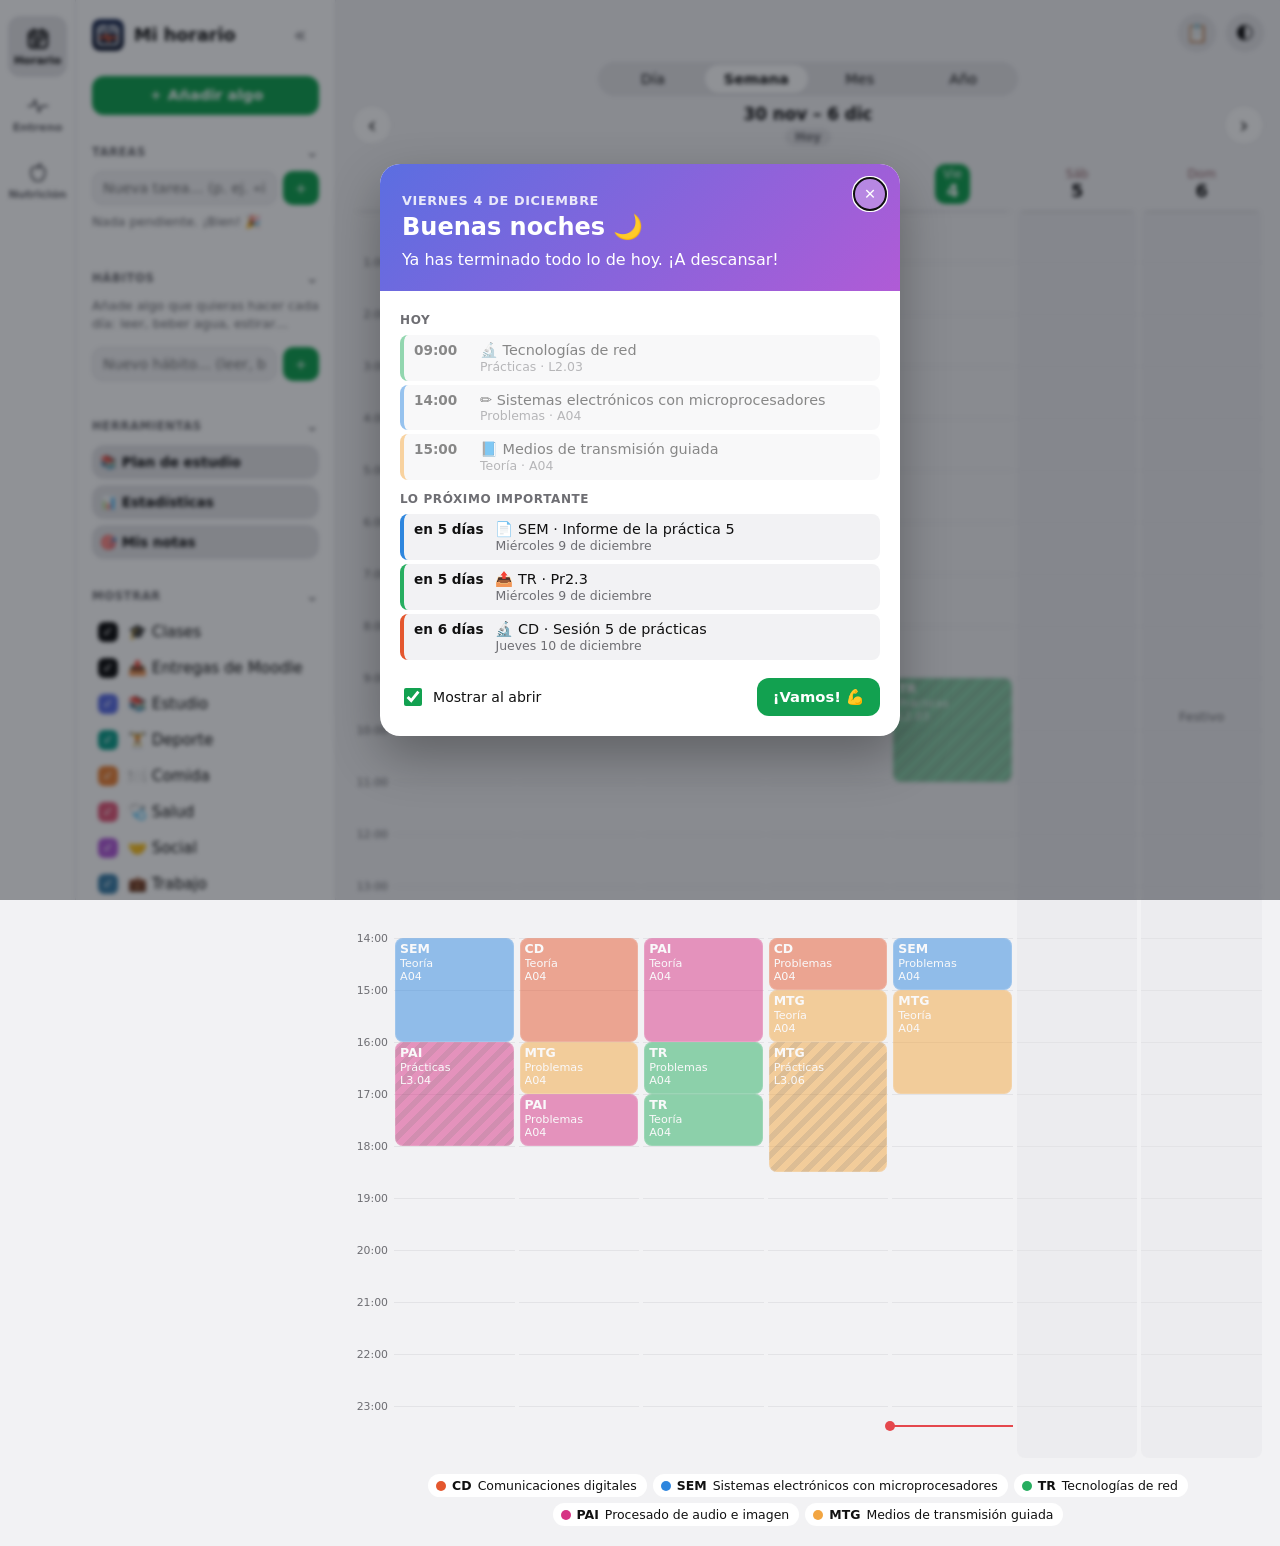
<file: index.html>
<!doctype html>
<!--
  index.html — el "esqueleto" de la página.
  HTML solo dice QUÉ hay en la pantalla (cabecera, botones, cajas vacías
  donde irá el calendario). Cómo se ve lo decide styles.css, y lo que hace
  (leer el calendario, dibujar las clases, guardar tus cosas) lo deciden
  los archivos .js.
-->
<html lang="es">
<head>
  <meta charset="utf-8">
  <meta name="viewport" content="width=device-width, initial-scale=1, viewport-fit=cover">
  <meta name="theme-color" content="#f2f2f4" media="(prefers-color-scheme: light)">
  <meta name="theme-color" content="#000000" media="(prefers-color-scheme: dark)">
  <title>Mi horario</title>
  <link rel="stylesheet" href="styles.css">
  <link rel="stylesheet" href="instalable.css">
  <!-- Esto permite "Añadir a pantalla de inicio" en el móvil, como si fuera una app -->
  <link rel="manifest" href="manifest.json">
  <link rel="icon" href="icono.svg?v=2" type="image/svg+xml">
  <link rel="apple-touch-icon" sizes="180x180" href="icono-180.png?v=2">
  <!-- Para el iPhone: que al abrirla desde el icono se vea a pantalla completa, sin barras de Safari -->
  <meta name="apple-mobile-web-app-capable" content="yes">
  <meta name="mobile-web-app-capable" content="yes">
  <meta name="apple-mobile-web-app-title" content="Horario">
  <meta name="apple-mobile-web-app-status-bar-style" content="default">
  <!-- Ponemos el tema (claro/oscuro) antes de dibujar nada, para que no "parpadee" -->
  <script>
    try {
      const t = localStorage.getItem("mi-horario:tema");
      if (t === "claro" || t === "oscuro") document.documentElement.dataset.tema = t;
    } catch {}
  </script>
</head>
<body>
  <div class="app">

    <!-- ===== Panel lateral: en el ordenador siempre visible, en el móvil se abre con ☰ ===== -->
    <aside id="panel" class="panel" aria-label="Opciones">
      <div class="panel-cabecera">
        <img src="icono.svg?v=2" alt="" width="32" height="32">
        <strong>Mi horario</strong>
        <button id="btn-cerrar-panel" class="boton-icono" aria-label="Ocultar menú" title="Ocultar menú">«</button>
      </div>

      <button id="btn-anadir-panel" class="boton-principal">＋ Añadir algo</button>

      <!-- Tareas sin hora: se escriben aquí y se marcan con un toque -->
      <details open data-apartado="tareas">
        <summary><h2>Tareas <span id="contador-tareas" class="contador"></span></h2></summary>
        <form id="form-tarea" class="anadir-rapido" autocomplete="off">
          <input name="texto" maxlength="120" placeholder="Nueva tarea… (p. ej. «informe CD viernes»)" aria-label="Nueva tarea">
          <button aria-label="Añadir tarea">＋</button>
        </form>
        <ul id="lista-tareas" class="lista-tareas"></ul>
        <details id="tareas-hechas" class="tareas-hechas" hidden>
          <summary>Hechas</summary>
          <ul class="lista-tareas"></ul>
          <button id="btn-borrar-hechas" class="enlace">Borrar las hechas</button>
        </details>
      </details>

      <!-- Hábitos: cosas que quieres hacer cada día -->
      <details open data-apartado="habitos">
        <summary><h2>Hábitos</h2></summary>
        <ul id="lista-habitos" class="lista-habitos"></ul>
        <form id="form-habito" class="anadir-rapido" autocomplete="off">
          <input name="nombre" maxlength="40" placeholder="Nuevo hábito… (leer, beber agua…)" aria-label="Nuevo hábito">
          <button aria-label="Añadir hábito">＋</button>
        </form>
      </details>

      <!-- Herramientas: cada botón abre una ventana -->
      <details open data-apartado="herramientas">
        <summary><h2>Herramientas</h2></summary>
        <div class="herramientas">
          <button id="btn-plan" class="boton-secundario">📚 Plan de estudio</button>
          <button id="btn-estadisticas" class="boton-secundario">📊 Estadísticas</button>
          <button id="btn-notas" class="boton-secundario">🎯 Mis notas</button>
        </div>
      </details>

      <details open data-apartado="mostrar">
        <summary><h2>Mostrar</h2></summary>
        <div id="filtros" class="filtros"></div>
      </details>

      <details open data-apartado="examenes">
        <summary><h2>Próximos exámenes</h2></summary>
        <ul id="lista-examenes" class="lista-examenes"></ul>
      </details>

      <details open data-apartado="entregas">
        <summary><h2>Próximas entregas</h2></summary>
        <ul id="lista-entregas" class="lista-examenes"></ul>
      </details>

      <details open data-apartado="apariencia">
        <summary><h2>Apariencia</h2></summary>
        <div class="selector-tema">
          <button data-tema-opcion="auto">🌓 Auto</button>
          <button data-tema-opcion="claro">☀️ Claro</button>
          <button data-tema-opcion="oscuro">🌙 Oscuro</button>
        </div>
      </details>

      <details open data-apartado="copia">
        <summary><h2>Copia de seguridad</h2></summary>
        <p class="nota">Tus cosas, tareas, hábitos y notas se guardan en este navegador. Exporta una copia de vez en cuando para no perderlas.</p>
        <div class="fila-botones">
          <button id="btn-exportar" class="boton-secundario">⬇ Exportar</button>
          <button id="btn-importar" class="boton-secundario">⬆ Importar</button>
        </div>
        <input id="archivo-importar" type="file" accept=".json,application/json" hidden>
      </details>
    </aside>
    <div id="velo" class="velo"></div>

    <!-- ===== Zona principal ===== -->
    <div class="principal">
      <header class="cabecera">
        <button id="btn-menu" class="boton-icono" aria-label="Abrir menú" title="Abrir menú">☰</button>
        <h1>Mi horario</h1>
        <button id="btn-resumen" class="boton-icono boton-tema" aria-label="Resumen de hoy" title="Resumen de hoy">📋</button>
        <button id="btn-tema" class="boton-icono boton-tema" aria-label="Cambiar tema">🌓</button>
      </header>

      <div class="selector-vista" role="tablist" aria-label="Vista">
        <button id="btn-dia">Día</button>
        <button id="btn-semana">Semana</button>
        <button id="btn-mes">Mes</button>
        <button id="btn-anio">Año</button>
      </div>

      <nav class="navegacion">
        <button id="btn-anterior" aria-label="Anterior">‹</button>
        <div class="titulo-fecha">
          <span id="titulo-periodo">…</span>
          <button id="btn-hoy">Hoy</button>
        </div>
        <button id="btn-siguiente" aria-label="Siguiente">›</button>
      </nav>

      <!-- Semáforo y plan de hoy en una línea (lo rellena hoy-linea.js) -->
      <a id="linea-hoy" class="linea-hoy" href="#entreno" hidden></a>

      <main id="calendario">Cargando calendario…</main>

      <footer id="leyenda" class="leyenda"></footer>
    </div>
  </div>

  <!-- Botón redondo para añadir rápido (sobre todo en el móvil) -->
  <button id="btn-anadir" class="fab" aria-label="Añadir algo">＋</button>

  <!-- La ficha que aparece al tocar una clase o una cosa tuya. <dialog> es una
       ventana emergente que ya trae el navegador: se abre con showModal() y se cierra con close(). -->
  <dialog id="ficha" class="ficha">
    <button class="cerrar" aria-label="Cerrar">✕</button>
    <div class="ficha-contenido"></div>
  </dialog>

  <!-- El formulario para añadir o editar tus cosas -->
  <dialog id="formulario" class="ficha formulario">
    <form id="form-personal" method="dialog">
      <header class="form-cabecera">
        <h2 id="form-titulo">Añadir algo</h2>
        <button type="button" class="cerrar" aria-label="Cerrar">✕</button>
      </header>

      <div class="form-cuerpo">
        <label class="campo">
          <span>¿Qué es?</span>
          <input name="titulo" required maxlength="60" placeholder="Ej.: Estudiar señales, gimnasio, comida con Ana…">
        </label>

        <!-- El tipo se elige solo a partir del título; "Cambiar" deja elegirlo a mano -->
        <fieldset class="campo">
          <legend>Tipo</legend>
          <div class="tipo-detectado">
            <span id="tipo-vista" class="tipo-vista"></span>
            <button type="button" id="btn-cambiar-tipo" class="enlace">Cambiar</button>
          </div>
          <div id="form-categorias" class="selector-categorias" hidden></div>
        </fieldset>

        <div class="campo-fila fila-cuando">
          <label class="campo campo-dia"><span>Día</span><input name="fecha" type="date" required></label>
          <label class="campo"><span>Empieza</span><input name="inicio" type="time" required step="300"></label>
          <label class="campo"><span>Termina</span><input name="fin" type="time" required step="300"></label>
        </div>

        <div class="campo-fila">
          <label class="campo">
            <span>Repetir</span>
            <select name="repetir">
              <option value="no">No se repite</option>
              <option value="diario">Todos los días</option>
              <option value="laborables">De lunes a viernes</option>
              <option value="semanal">Cada semana</option>
            </select>
          </label>
          <label class="campo" id="campo-hasta"><span>Hasta el día</span><input name="hasta" type="date"></label>
        </div>

        <label class="campo"><span>Lugar <small>(opcional)</small></span><input name="lugar" maxlength="60" placeholder="Biblioteca, gimnasio…"></label>
        <label class="campo"><span>Notas <small>(opcional)</small></span><textarea name="notas" rows="2" maxlength="500" placeholder="Temas que repasar, qué llevar…"></textarea></label>

        <p id="form-error" class="form-error" role="alert"></p>
      </div>

      <footer class="form-pie">
        <button type="button" id="btn-borrar" class="boton-peligro">Borrar</button>
        <span class="hueco"></span>
        <button type="button" id="btn-cancelar" class="boton-secundario">Cancelar</button>
        <button type="submit" class="boton-principal">Guardar</button>
      </footer>
    </form>
  </dialog>

  <!-- Una ventana "comodín" que se rellena desde JavaScript: resumen del día,
       plan de estudio, estadísticas, editar tareas y hábitos... -->
  <dialog id="hoja" class="ficha hoja">
    <button class="cerrar" aria-label="Cerrar">✕</button>
    <div class="hoja-contenido"></div>
  </dialog>

  <!-- El orden importa: primero tus datos, luego las herramientas y al final el programa -->
  <script src="config.js"></script>
  <script src="personal.js"></script>
  <script src="moodle.js"></script>
  <script src="app.js"></script>
  <!-- Lo nuevo va después de app.js porque usa sus funciones (dibujar, estado...) -->
  <script src="tareas.js"></script>
  <script src="resumen.js"></script>
  <script src="estudio.js"></script>
  <script src="estadisticas.js"></script>
  <!-- Lo que la convierte en app: funcionar sin internet y actualizarse sola -->
  <script src="instalable.js"></script>
  <!-- Sincronizar tus cosas entre dispositivos (Supabase) -->
  <script src="sincronizar.js"></script>
  <!-- Notificaciones en el móvil (necesita sincronizar.js) -->
  <script src="avisos.js"></script>
  <!-- Las pestañas (Horario, Entreno...). Cada sección nueva vive en su carpeta -->
  <script src="secciones.js"></script>
  <script type="module" src="hoy-linea.js"></script>
</body>
</html>
</file>
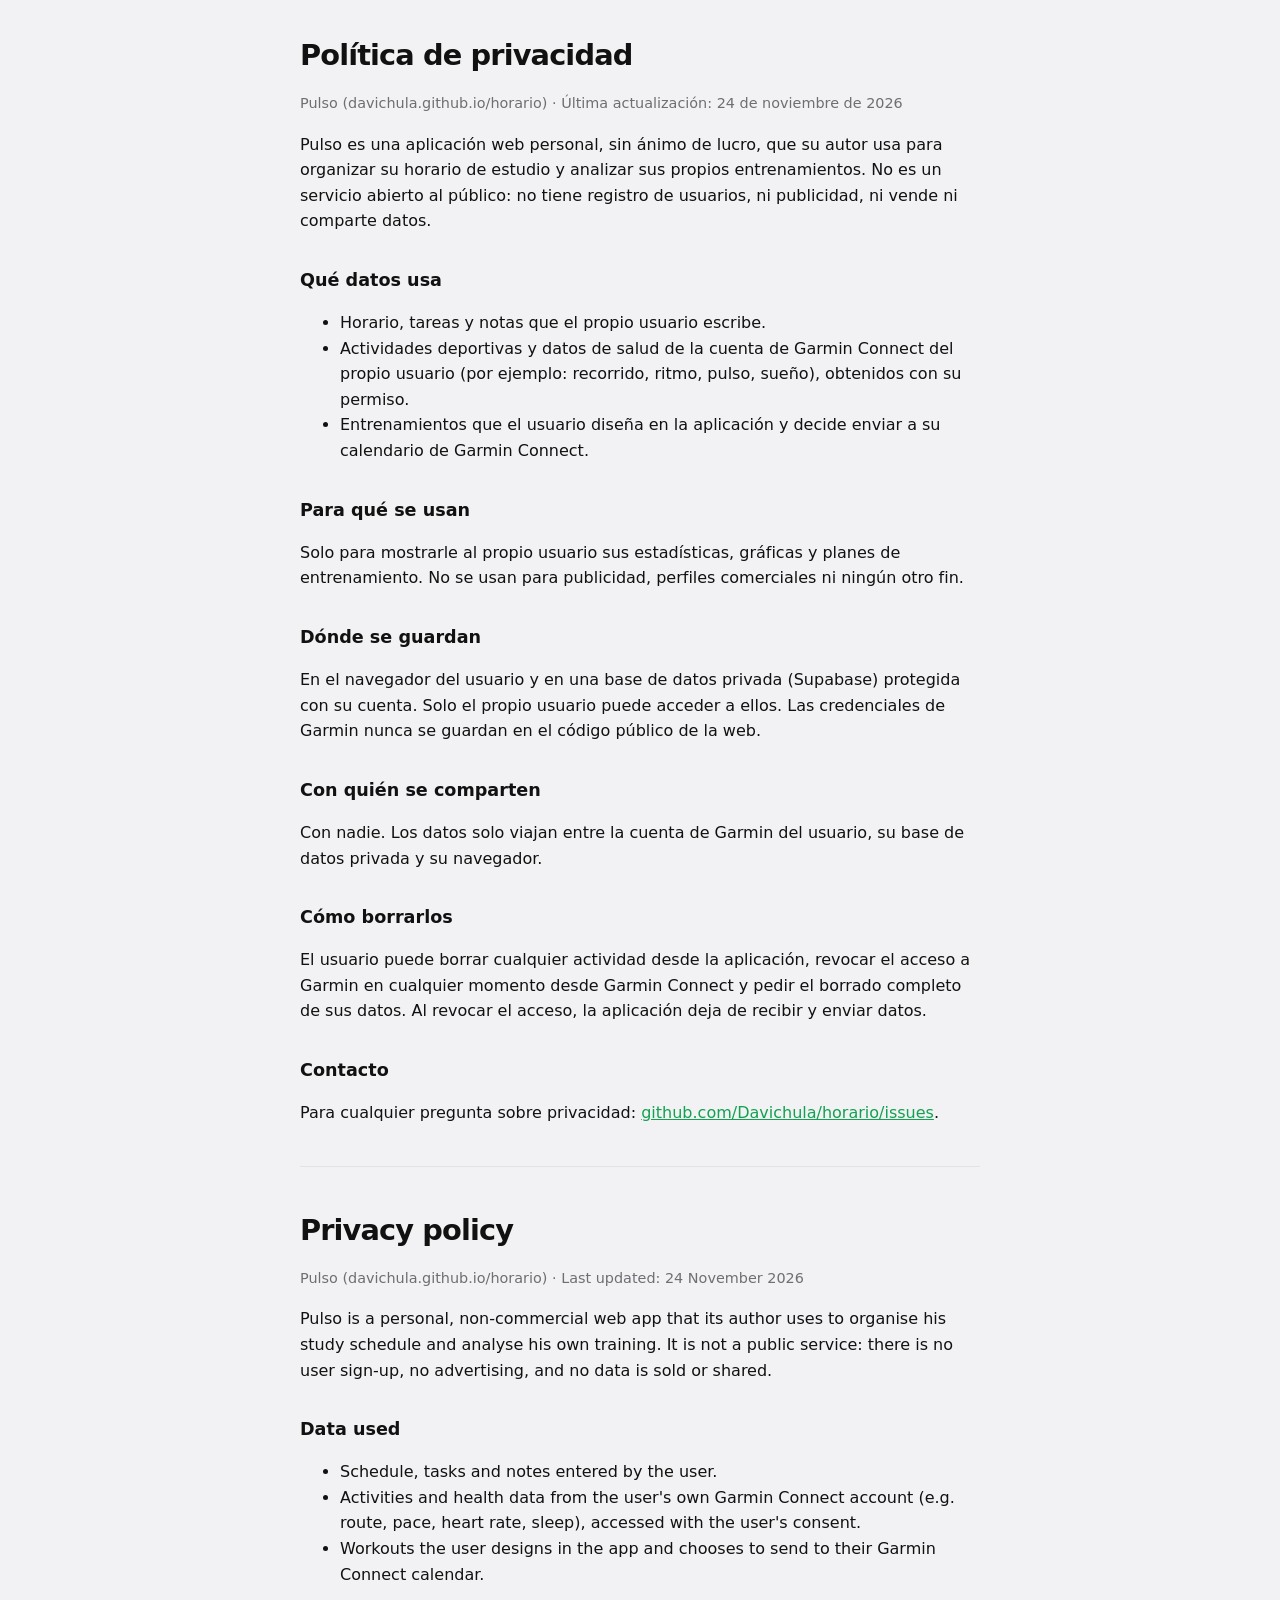
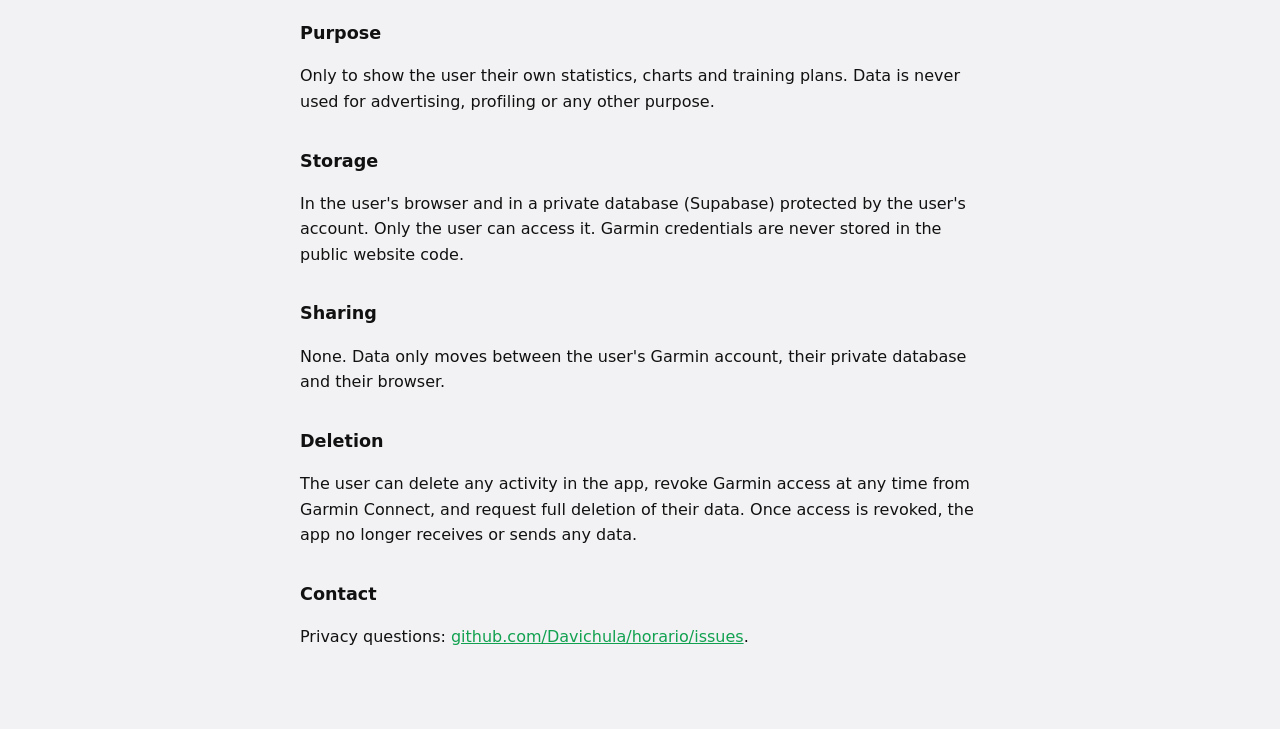
<file: privacidad.html>
<!doctype html>
<html lang="es">
<head>
  <meta charset="utf-8">
  <meta name="viewport" content="width=device-width, initial-scale=1">
  <title>Privacidad · Pulso</title>
  <link rel="icon" href="icono.svg?v=2" type="image/svg+xml">
  <!-- Página de política de privacidad. Garmin la pide para dar acceso a su
       Training API (enviar entrenamientos al reloj). Va en español e inglés. -->
  <style>
    :root { --fondo: #000; --texto: #f5f5f5; --suave: #8e8e93; --linea: #2a2a2c; --acento: #2fd27a; color-scheme: dark; }
    @media (prefers-color-scheme: light) { :root { --fondo: #f2f2f4; --texto: #111; --suave: #6e6e73; --linea: #e3e3e6; --acento: #12a150; color-scheme: light; } }
    body { margin: 0; background: var(--fondo); color: var(--texto); font: 16px/1.6 system-ui, -apple-system, "Segoe UI", Roboto, sans-serif; }
    main { max-width: 680px; margin: 0 auto; padding: 32px 16px 64px; }
    h1 { font-size: 1.8rem; letter-spacing: -0.03em; margin: 0 0 4px; }
    h2 { font-size: 1.1rem; margin: 32px 0 8px; }
    p, li { color: var(--texto); }
    .suave { color: var(--suave); font-size: 0.9rem; }
    hr { border: 0; border-top: 1px solid var(--linea); margin: 40px 0; }
    a { color: var(--acento); }
  </style>
</head>
<body>
<main>
  <h1>Política de privacidad</h1>
  <p class="suave">Pulso (davichula.github.io/horario) · Última actualización: 24 de noviembre de 2026</p>

  <p>Pulso es una aplicación web personal, sin ánimo de lucro, que su autor usa para organizar su horario de estudio y analizar sus propios entrenamientos. No es un servicio abierto al público: no tiene registro de usuarios, ni publicidad, ni vende ni comparte datos.</p>

  <h2>Qué datos usa</h2>
  <ul>
    <li>Horario, tareas y notas que el propio usuario escribe.</li>
    <li>Actividades deportivas y datos de salud de la cuenta de Garmin Connect del propio usuario (por ejemplo: recorrido, ritmo, pulso, sueño), obtenidos con su permiso.</li>
    <li>Entrenamientos que el usuario diseña en la aplicación y decide enviar a su calendario de Garmin Connect.</li>
  </ul>

  <h2>Para qué se usan</h2>
  <p>Solo para mostrarle al propio usuario sus estadísticas, gráficas y planes de entrenamiento. No se usan para publicidad, perfiles comerciales ni ningún otro fin.</p>

  <h2>Dónde se guardan</h2>
  <p>En el navegador del usuario y en una base de datos privada (Supabase) protegida con su cuenta. Solo el propio usuario puede acceder a ellos. Las credenciales de Garmin nunca se guardan en el código público de la web.</p>

  <h2>Con quién se comparten</h2>
  <p>Con nadie. Los datos solo viajan entre la cuenta de Garmin del usuario, su base de datos privada y su navegador.</p>

  <h2>Cómo borrarlos</h2>
  <p>El usuario puede borrar cualquier actividad desde la aplicación, revocar el acceso a Garmin en cualquier momento desde Garmin Connect y pedir el borrado completo de sus datos. Al revocar el acceso, la aplicación deja de recibir y enviar datos.</p>

  <h2>Contacto</h2>
  <p>Para cualquier pregunta sobre privacidad: <a href="https://github.com/Davichula/horario/issues">github.com/Davichula/horario/issues</a>.</p>

  <hr>

  <h1>Privacy policy</h1>
  <p class="suave">Pulso (davichula.github.io/horario) · Last updated: 24 November 2026</p>

  <p>Pulso is a personal, non-commercial web app that its author uses to organise his study schedule and analyse his own training. It is not a public service: there is no user sign-up, no advertising, and no data is sold or shared.</p>

  <h2>Data used</h2>
  <ul>
    <li>Schedule, tasks and notes entered by the user.</li>
    <li>Activities and health data from the user's own Garmin Connect account (e.g. route, pace, heart rate, sleep), accessed with the user's consent.</li>
    <li>Workouts the user designs in the app and chooses to send to their Garmin Connect calendar.</li>
  </ul>

  <h2>Purpose</h2>
  <p>Only to show the user their own statistics, charts and training plans. Data is never used for advertising, profiling or any other purpose.</p>

  <h2>Storage</h2>
  <p>In the user's browser and in a private database (Supabase) protected by the user's account. Only the user can access it. Garmin credentials are never stored in the public website code.</p>

  <h2>Sharing</h2>
  <p>None. Data only moves between the user's Garmin account, their private database and their browser.</p>

  <h2>Deletion</h2>
  <p>The user can delete any activity in the app, revoke Garmin access at any time from Garmin Connect, and request full deletion of their data. Once access is revoked, the app no longer receives or sends any data.</p>

  <h2>Contact</h2>
  <p>Privacy questions: <a href="https://github.com/Davichula/horario/issues">github.com/Davichula/horario/issues</a>.</p>
</main>
</body>
</html>
</file>
<file: styles.css>
/* =====================================================================
   styles.css — cómo se ve todo (colores, tamaños, posiciones)
   Cada bloque dice: "a los elementos que se llamen así, ponles esto".
   Las variables (--fondo, --texto...) son como constantes: si cambias
   una aquí arriba, cambia en toda la página.
   ===================================================================== */

:root {
  /* Modo claro: grises neutros y un solo color de acento (verde) */
  --fondo: #f2f2f4;
  --tarjeta: #ffffff;
  --elevado: #f2f2f4;      /* cajitas dentro de una tarjeta */
  --texto: #111111;
  --suave: #6e6e73;
  --linea: #e3e3e6;
  --acento: #12a150;       /* el verde: botones, pestaña activa, lo importante */
  --sobre-acento: #ffffff; /* texto encima del verde */
  --hoy: #e8f6ee;
  --ahora: #e5484d;
  --sombra: 0 1px 2px rgb(0 0 0 / 0.05);
  --sem-ambar: #d99a00;    /* semáforo de recuperación (entreno/hoy.js) */
  --sem-rojo: #e5484d;
}

/* Colores del modo oscuro: NEGRO de verdad (como Strava), tarjetas gris
   muy oscuro y el verde como único color de acento.
   Se usan en dos casos:
   1) el tema está en "auto" y el móvil está en modo oscuro
   2) has elegido "oscuro" a mano (data-tema="oscuro") */
@media (prefers-color-scheme: dark) {
  :root:not([data-tema="claro"]) {
    --fondo: #000000;
    --tarjeta: #141414;
    --elevado: #1f1f1f;
    --texto: #f5f5f5;
    --suave: #8e8e93;
    --linea: #2a2a2c;
    --acento: #2fd27a;
    --sobre-acento: #03140a;
    --hoy: #0f2a1b;
    --sombra: none;
    --sem-ambar: #f5b942;
    --sem-rojo: #ff5a5f;
    color-scheme: dark;
  }
}
:root[data-tema="oscuro"] {
  --fondo: #000000;
  --tarjeta: #141414;
  --elevado: #1f1f1f;
  --texto: #f5f5f5;
  --suave: #8e8e93;
  --linea: #2a2a2c;
  --acento: #2fd27a;
  --sobre-acento: #03140a;
  --hoy: #0f2a1b;
  --sombra: none;
  --sem-ambar: #f5b942;
  --sem-rojo: #ff5a5f;
  color-scheme: dark;
}

* { box-sizing: border-box; }

body {
  margin: 0;
  font-family: system-ui, -apple-system, "Segoe UI", Roboto, sans-serif;
  background: var(--fondo);
  color: var(--texto);
  min-height: 100vh;
  display: flex;
  flex-direction: column;
  -webkit-tap-highlight-color: transparent;
}

button { font: inherit; color: inherit; cursor: pointer; }

/* ---------- Cabecera ---------- */
.cabecera {
  display: flex;
  align-items: center;
  justify-content: space-between;
  padding: max(14px, env(safe-area-inset-top)) 16px 6px;
}
.cabecera h1 { font-size: 1.35rem; margin: 0; letter-spacing: -0.02em; flex: 1; }
.cabecera { gap: 10px; }

.selector-vista {
  display: flex;
  background: var(--linea);
  border-radius: 999px;
  padding: 3px;
}
.selector-vista button {
  border: 0;
  background: transparent;
  padding: 6px 14px;
  border-radius: 999px;
  font-size: 0.9rem;
  transition: background 0.15s;
}
.selector-vista button.activo { background: var(--tarjeta); font-weight: 600; box-shadow: var(--sombra); }

/* ---------- Navegación entre semanas/días ---------- */
.navegacion {
  display: flex;
  align-items: center;
  justify-content: space-between;
  padding: 6px 16px 12px;
}
.navegacion > button {
  width: 40px; height: 40px;
  border-radius: 50%;
  border: 1px solid var(--linea);
  background: var(--tarjeta);
  font-size: 1.4rem;
  line-height: 1;
}
.titulo-fecha { display: flex; flex-direction: column; align-items: center; gap: 4px; }
#titulo-periodo { font-weight: 650; font-size: 1.05rem; }
#btn-hoy {
  border: 0;
  background: var(--linea);
  color: var(--suave);
  font-size: 0.75rem;
  font-weight: 600;
  padding: 2px 10px;
  border-radius: 999px;
}

main { flex: 1; padding: 0 16px 16px; }

/* ---------- Vista de día ---------- */
.vista-dia { display: flex; flex-direction: column; gap: 10px; max-width: 640px; width: 100%; margin: 0 auto; }

.resumen-dia { margin: 0 0 2px; text-align: center; color: var(--suave); font-size: 0.85rem; }

.tarjeta {
  display: flex;
  align-items: center;
  gap: 14px;
  text-align: left;
  width: 100%;
  background: var(--tarjeta);
  border: 0;
  border-radius: 16px;
  padding: 14px 12px 14px 16px;
  box-shadow: var(--sombra);
  position: relative;
  overflow: hidden;
  transition: transform 0.1s;
}
/* La franja de color a la izquierda */
.tarjeta::before {
  content: "";
  position: absolute;
  left: 0; top: 0; bottom: 0;
  width: 6px;
  background: var(--color);
}
.tarjeta:active { transform: scale(0.98); }
.tarjeta.pasada { opacity: 0.55; }

.tarjeta-hora { font-weight: 700; font-size: 1.05rem; min-width: 52px; display: flex; flex-direction: column; font-variant-numeric: tabular-nums; }
.tarjeta-hora small { color: var(--suave); font-weight: 500; font-size: 0.85rem; }
.tarjeta-info { flex: 1; min-width: 0; }
.tarjeta-info h3 { margin: 3px 0 3px; font-size: 1rem; line-height: 1.25; }
.tarjeta-info p { margin: 0; color: var(--suave); font-size: 0.85rem; }
.punto { margin: 0 2px; }
.flecha { color: var(--suave); font-size: 1.5rem; }

.fila-etiquetas { display: flex; align-items: center; gap: 8px; }
.etiqueta {
  font-size: 0.7rem;
  font-weight: 700;
  text-transform: uppercase;
  letter-spacing: 0.05em;
  color: var(--color);
}
.marca {
  font-size: 0.68rem;
  font-weight: 700;
  padding: 1px 8px;
  border-radius: 999px;
  background: var(--linea);
  color: var(--texto);
}
.marca.ahora { background: var(--ahora); color: #fff; }

.tarjeta.examen { background: color-mix(in srgb, var(--color) 12%, var(--tarjeta)); }

.vacio { text-align: center; color: var(--suave); padding: 48px 0; display: flex; flex-direction: column; gap: 8px; }
.vacio span { font-size: 2rem; }
.aviso-festivo { text-align: center; background: var(--hoy); border-radius: 12px; padding: 12px; font-weight: 600; }

/* ---------- Vista de semana ---------- */
.vista-semana {
  display: grid;
  grid-template-columns: 40px repeat(7, minmax(0, 1fr));
  gap: 4px;
  max-width: 1100px;
  width: 100%;
  margin: 0 auto;
}
.vista-semana .cuerpo { position: relative; height: var(--alto-dia, 1248px); }

.cab-dia {
  height: 52px;
  display: flex;
  flex-direction: column;
  align-items: center;
  justify-content: center;
  border: 0;
  background: transparent;
  border-radius: 12px;
  font-size: 0.75rem;
  color: var(--suave);
}
.cab-dia strong { font-size: 1.1rem; color: var(--texto); }
.col-dia.hoy .cab-dia { background: var(--acento); }
.col-dia.hoy .cab-dia, .col-dia.hoy .cab-dia strong { color: var(--sobre-acento); }
.col-dia.festivo .cuerpo { background: repeating-linear-gradient(45deg, transparent 0 8px, var(--linea) 8px 9px); border-radius: 8px; }
.festivo-texto { position: absolute; top: 40%; width: 100%; text-align: center; color: var(--suave); font-size: 0.8rem; }

.marca-hora { position: absolute; right: 4px; transform: translateY(-50%); font-size: 0.68rem; color: var(--suave); font-variant-numeric: tabular-nums; }
.linea-hora { position: absolute; left: 0; right: 0; border-top: 1px solid var(--linea); }

.linea-ahora { position: absolute; left: -3px; right: 0; border-top: 2px solid var(--ahora); z-index: 2; pointer-events: none; }
.linea-ahora::before { content: ""; position: absolute; left: -4px; top: -6px; width: 10px; height: 10px; border-radius: 50%; background: var(--ahora); }

.bloque {
  position: absolute;
  /* left y width los pone app.js, para poder poner dos cosas lado a lado */
  background: var(--color);
  color: #fff;
  border: 0;
  border-radius: 8px;
  padding: 4px 5px;
  font-size: 0.7rem;
  line-height: 1.2;
  overflow: hidden;
  display: flex;
  flex-direction: column;
  align-items: flex-start;
  text-align: left;
  box-shadow: inset 0 0 0 1px rgb(255 255 255 / 0.15);
  transition: filter 0.15s, transform 0.1s;
}
.bloque:hover { filter: brightness(1.08); }
.bloque:active { transform: scale(0.97); }
.bloque strong { font-size: 0.78rem; }
.bloque.pasada { opacity: 0.5; }
/* Prácticas: rayas. Examen: borde grueso. Así se distinguen sin leer. */
.bloque.practicas { background: repeating-linear-gradient(135deg, var(--color) 0 6px, color-mix(in srgb, var(--color) 82%, #000) 6px 12px); }
.bloque.examen { box-shadow: inset 0 0 0 3px var(--texto); }

/* En pantallas pequeñas escondemos el texto secundario de los bloques */
@media (max-width: 520px) {
  .bloque .aula { display: none; }
  .bloque { font-size: 0.6rem; padding: 3px; }
}

/* ---------- Leyenda ---------- */
.leyenda { display: flex; flex-wrap: wrap; gap: 6px; padding: 0 16px max(20px, env(safe-area-inset-bottom)); justify-content: center; }
.chip {
  font-size: 0.78rem;
  background: var(--tarjeta);
  border-radius: 999px;
  padding: 4px 10px 4px 8px;
  display: inline-flex;
  align-items: center;
  gap: 6px;
}
.chip::before { content: ""; width: 10px; height: 10px; border-radius: 50%; background: var(--color); }
.chip b { color: var(--texto); }

/* ---------- Ficha de detalle ---------- */
.ficha {
  border: 0;
  padding: 0;
  width: min(440px, 100%);
  max-height: 88vh;
  border-radius: 20px;
  background: var(--tarjeta);
  color: var(--texto);
  box-shadow: 0 20px 50px rgb(0 0 0 / 0.3);
  overflow: auto;
}
.ficha::backdrop { background: rgb(10 14 24 / 0.45); backdrop-filter: blur(2px); }
.ficha[open] { animation: aparecer 0.18s ease-out; }
@keyframes aparecer { from { opacity: 0; transform: translateY(16px); } }

/* En el móvil la ficha sube desde abajo, como en las apps */
@media (max-width: 520px) {
  .ficha { margin: auto 0 0; width: 100%; max-width: 100%; border-radius: 20px 20px 0 0; padding-bottom: env(safe-area-inset-bottom); }
}

.ficha-cabecera {
  background: var(--color);
  color: #fff;
  padding: 22px 20px 18px;
}
.ficha-cabecera h2 { margin: 6px 0 4px; font-size: 1.3rem; line-height: 1.2; padding-right: 30px; }
.ficha-cabecera p { margin: 0; opacity: 0.85; font-size: 0.85rem; }
.etiqueta-ficha {
  display: inline-block;
  font-size: 0.72rem;
  font-weight: 700;
  text-transform: uppercase;
  letter-spacing: 0.05em;
  background: rgb(255 255 255 / 0.22);
  padding: 3px 10px;
  border-radius: 999px;
}
.cerrar {
  position: absolute;
  top: 14px; right: 14px;
  width: 32px; height: 32px;
  border-radius: 50%;
  border: 0;
  background: rgb(255 255 255 / 0.25);
  color: #fff;
  font-size: 0.9rem;
}

.ficha-cuerpo { padding: 8px 20px 20px; }
.fila { display: flex; gap: 14px; padding: 12px 0; border-bottom: 1px solid var(--linea); }
.fila:last-child { border-bottom: 0; }
.fila .icono { font-size: 1.2rem; width: 26px; text-align: center; }
.fila small { color: var(--suave); font-size: 0.75rem; text-transform: uppercase; letter-spacing: 0.04em; font-weight: 600; }
.fila p { margin: 2px 0 0; font-weight: 600; }
.fila p.sub { font-weight: 400; color: var(--suave); font-size: 0.88rem; }

/* =====================================================================
   COSAS PERSONALES, PANEL LATERAL Y FORMULARIO
   ===================================================================== */

/* ---------- Estructura: panel a la izquierda + zona principal ---------- */
.app { display: flex; flex: 1; min-height: 100vh; }
.principal { flex: 1; min-width: 0; display: flex; flex-direction: column; }

.panel {
  width: 260px;
  flex-shrink: 0;
  background: var(--tarjeta);
  border-right: 1px solid var(--linea);
  padding: max(16px, env(safe-area-inset-top)) 16px 24px;
  display: flex;
  flex-direction: column;
  gap: 22px;
  position: sticky;
  top: 0;
  height: 100vh;
  overflow-y: auto;
}
.panel-cabecera { display: flex; align-items: center; gap: 10px; font-size: 1.1rem; }
.panel-cabecera img { border-radius: 8px; }
.panel-cabecera strong { flex: 1; }
.panel h2 { font-size: 0.72rem; text-transform: uppercase; letter-spacing: 0.06em; color: var(--suave); margin: 0 0 8px; }
.nota { color: var(--suave); font-size: 0.8rem; margin: 0 0 10px; line-height: 1.4; }

/* En el ordenador el título y ☰ de arriba sobran, porque el panel ya está a la vista */
.solo-movil { display: none; }
@media (min-width: 900px) {
  .cabecera h1 { visibility: hidden; }
}

/* En móvil y tablet el panel se esconde a la izquierda y sale al pulsar ☰ */
@media (max-width: 899px) {
  .solo-movil { display: inline-flex; }
  .panel {
    position: fixed;
    left: 0; top: 0; bottom: 0;
    z-index: 30;
    width: min(300px, 85vw);
    transform: translateX(-105%);
    transition: transform 0.22s ease;
    box-shadow: 0 0 40px rgb(0 0 0 / 0.25);
  }
  .panel-abierto .panel { transform: none; }
  .velo { position: fixed; inset: 0; background: rgb(10 14 24 / 0.4); z-index: 25; opacity: 0; pointer-events: none; transition: opacity 0.2s; }
  .panel-abierto .velo { opacity: 1; pointer-events: auto; }
}

.boton-icono {
  width: 38px; height: 38px;
  border: 0;
  border-radius: 10px;
  background: transparent;
  font-size: 1.2rem;
  align-items: center;
  justify-content: center;
}

/* ---------- Botones ---------- */
.boton-principal, .boton-secundario, .boton-peligro {
  border: 0;
  border-radius: 12px;
  padding: 10px 16px;
  font-weight: 600;
  font-size: 0.92rem;
}
.boton-principal { background: var(--acento); color: var(--sobre-acento); }
.boton-secundario { background: var(--linea); }
.boton-peligro { background: transparent; color: var(--ahora); padding-left: 4px; }
.boton-peligro.confirmar { background: var(--ahora); color: #fff; padding-left: 16px; }
.fila-botones { display: flex; gap: 8px; }
.fila-botones button { flex: 1; }

/* Botón redondo flotante "+" */
.fab {
  position: fixed;
  right: 20px;
  bottom: max(20px, env(safe-area-inset-bottom));
  width: 58px; height: 58px;
  border-radius: 50%;
  border: 0;
  background: var(--acento);
  color: var(--sobre-acento);
  font-size: 1.8rem;
  box-shadow: 0 6px 20px rgb(0 0 0 / 0.25);
  z-index: 20;
  transition: transform 0.1s;
}
.fab:active { transform: scale(0.94); }
@media (min-width: 900px) { .fab { display: none; } }

/* ---------- Filtros del panel ---------- */
.filtros { display: flex; flex-direction: column; gap: 2px; }
.filtro { display: flex; align-items: center; gap: 10px; padding: 7px 6px; border-radius: 10px; cursor: pointer; font-size: 0.95rem; }
.filtro:hover { background: var(--fondo); }
.filtro input { position: absolute; opacity: 0; pointer-events: none; }
.casilla {
  width: 20px; height: 20px;
  border-radius: 6px;
  border: 2px solid var(--color);
  display: grid;
  place-items: center;
  flex-shrink: 0;
}
.filtro input:checked + .casilla { background: var(--color); }
.filtro input:checked + .casilla::after { content: "✓"; color: var(--tarjeta); font-size: 0.8rem; font-weight: 800; }
.filtro input:focus-visible + .casilla { outline: 2px solid var(--color); outline-offset: 2px; }

/* ---------- Próximos exámenes ---------- */
.lista-examenes { list-style: none; margin: 0; padding: 0; display: flex; flex-direction: column; gap: 6px; }
.lista-examenes button {
  width: 100%;
  display: flex;
  justify-content: space-between;
  align-items: center;
  gap: 8px;
  border: 0;
  border-left: 4px solid var(--color);
  background: var(--fondo);
  border-radius: 8px;
  padding: 8px 10px;
  font-size: 0.85rem;
  text-align: left;
}
.lista-examenes span { color: var(--suave); font-size: 0.78rem; }

/* ---------- Cosas personales en el calendario ---------- */
/* Para distinguirlas de las clases: fondo claro con borde de color */
.tarjeta.personal { background: color-mix(in srgb, var(--color) 8%, var(--tarjeta)); }
.bloque.personal {
  background: color-mix(in srgb, var(--color) 18%, var(--tarjeta));
  color: var(--texto);
  box-shadow: inset 3px 0 0 var(--color);
}
.bloque.personal strong { color: color-mix(in srgb, var(--color) 70%, var(--texto)); }
.bloque strong, .bloque span { white-space: nowrap; overflow: hidden; text-overflow: ellipsis; max-width: 100%; }

.vista-semana .cuerpo[data-dia] { cursor: copy; }

.anadir-dia {
  border: 2px dashed var(--linea);
  background: transparent;
  color: var(--suave);
  border-radius: 16px;
  padding: 14px;
  font-weight: 600;
  margin-bottom: 70px; /* para que el botón flotante no lo tape */
}
.anadir-dia:hover { border-color: var(--suave); }

/* ---------- Ficha de algo tuyo ---------- */
.ficha-pie { display: flex; gap: 8px; justify-content: flex-end; padding: 0 20px 20px; }
.notas { white-space: pre-wrap; font-weight: 400 !important; }

/* ---------- Formulario ---------- */
.formulario form { display: flex; flex-direction: column; }
.form-cabecera { display: flex; align-items: center; padding: 18px 20px 6px; }
.form-cabecera h2 { margin: 0; font-size: 1.2rem; flex: 1; }
.form-cabecera .cerrar { position: static; background: var(--linea); color: var(--texto); }
.form-cuerpo { padding: 8px 20px; display: flex; flex-direction: column; gap: 14px; }

.campo { display: flex; flex-direction: column; gap: 5px; border: 0; margin: 0; padding: 0; min-width: 0; flex: 1; }
.campo > span, .campo legend { font-size: 0.78rem; font-weight: 600; color: var(--suave); padding: 0; }
.campo small { font-weight: 400; }
.campo[hidden] { display: none; }
.campo-fila { display: flex; gap: 10px; }
.campo input, .campo select, .campo textarea {
  font: inherit;
  color: var(--texto);
  background: var(--fondo);
  border: 1.5px solid var(--linea);
  border-radius: 10px;
  padding: 9px 10px;
  width: 100%;
  min-width: 0;
}
.campo input:focus, .campo select:focus, .campo textarea:focus { outline: none; border-color: var(--acento); }
.campo textarea { resize: vertical; }

.selector-categorias { display: flex; flex-wrap: wrap; gap: 6px; margin-top: 5px; }
.opcion-categoria input { position: absolute; opacity: 0; }
.opcion-categoria span {
  display: inline-block;
  padding: 6px 12px;
  border-radius: 999px;
  border: 1.5px solid var(--linea);
  font-size: 0.88rem;
  cursor: pointer;
}
.opcion-categoria input:checked + span { background: var(--color); border-color: var(--color); color: #fff; font-weight: 600; }
.opcion-categoria input:focus-visible + span { outline: 2px solid var(--color); outline-offset: 2px; }

.form-error { color: var(--ahora); font-size: 0.85rem; margin: 0; min-height: 1em; }
.form-pie { display: flex; align-items: center; gap: 8px; padding: 10px 20px 20px; }
.hueco { flex: 1; }

/* ---------- Aviso flotante ---------- */
.aviso {
  position: fixed;
  left: 50%;
  bottom: max(90px, calc(env(safe-area-inset-bottom) + 80px));
  transform: translateX(-50%);
  background: var(--texto);
  color: var(--fondo);
  padding: 10px 18px;
  border-radius: 999px;
  font-weight: 600;
  font-size: 0.9rem;
  z-index: 50;
  animation: aparecer 0.18s ease-out;
}

/* Bloques muy cortos (45 min o menos): solo el título */
.bloque.breve { flex-direction: row; align-items: center; padding-top: 1px; padding-bottom: 1px; }
.bloque.breve span { display: none; }

.panel .boton-secundario { font-size: 0.85rem; padding: 9px 8px; }

@media (max-width: 520px) {
  .fila-cuando { flex-wrap: wrap; }
  .campo-dia { flex-basis: 100%; }
  .leyenda { padding-bottom: 96px; } /* que el botón + no tape la leyenda */
}

/* =====================================================================
   VISTAS DE MES Y AÑO, SEMANA DE 24 H Y TEMA
   ===================================================================== */

/* ---------- Selector de vista (Día / Semana / Mes / Año) ---------- */
.principal > .selector-vista {
  align-self: center;
  margin: 4px 16px 2px;
  width: min(420px, calc(100% - 32px));
}
.principal > .selector-vista button { flex: 1; }

.boton-tema { font-size: 1.1rem; background: var(--linea); border-radius: 50%; display: inline-flex; }

.selector-tema { display: flex; background: var(--linea); border-radius: 12px; padding: 3px; }
.selector-tema button { flex: 1; border: 0; background: transparent; border-radius: 9px; padding: 7px 4px; font-size: 0.82rem; }
.selector-tema button.activo { background: var(--tarjeta); font-weight: 600; box-shadow: var(--sombra); }

/* ---------- Semana de 24 horas ---------- */
/* La fila de los días se queda pegada arriba al hacer scroll */
.vista-semana .cab-dia {
  position: sticky;
  top: 0;
  z-index: 4;
  background: var(--fondo);
  box-shadow: 0 6px 6px -6px rgb(0 0 0 / 0.15);
}
.vista-semana .col-dia.hoy .cab-dia { background: var(--acento); }
.vista-semana .col-dia.finde .cuerpo { background: color-mix(in srgb, var(--linea) 35%, transparent); border-radius: 8px; }
.vista-semana .col-dia.finde .cab-dia span { color: color-mix(in srgb, var(--suave) 70%, var(--ahora)); }
@media (max-width: 520px) {
  .vista-semana { gap: 2px; grid-template-columns: 34px repeat(7, minmax(0, 1fr)); }
  .vista-semana .cab-dia { font-size: 0.65rem; }
  .vista-semana .cab-dia strong { font-size: 0.95rem; }
  .bloque { font-size: 0.56rem; padding: 2px; border-radius: 5px; }
  .bloque strong { font-size: 0.62rem; }
}

/* ---------- Vista de mes ---------- */
.vista-mes {
  display: grid;
  grid-template-columns: repeat(7, minmax(0, 1fr));
  gap: 4px;
  max-width: 1100px;
  width: 100%;
  margin: 0 auto;
}
.mes-cab { text-align: center; font-size: 0.72rem; font-weight: 600; color: var(--suave); padding: 4px 0; text-transform: uppercase; }
.mes-dia {
  min-height: 108px;
  border: 0;
  border-radius: 12px;
  background: var(--tarjeta);
  box-shadow: var(--sombra);
  padding: 6px;
  display: flex;
  flex-direction: column;
  align-items: stretch;
  gap: 4px;
  text-align: left;
  overflow: hidden;
  transition: transform 0.1s;
}
.mes-dia:hover { outline: 2px solid var(--linea); }
.mes-dia:active { transform: scale(0.97); }
.mes-dia.fuera { opacity: 0.4; }
.mes-dia.finde { background: color-mix(in srgb, var(--tarjeta) 70%, var(--linea)); }
.mes-dia.festivo { background: repeating-linear-gradient(45deg, var(--tarjeta) 0 8px, var(--linea) 8px 9px); }
.mes-numero { font-weight: 700; font-size: 0.9rem; width: 26px; height: 26px; display: grid; place-items: center; border-radius: 50%; }
.mes-dia.hoy .mes-numero { background: var(--ahora); color: #fff; }
.mes-dia.con-examen .mes-numero::after { content: "📝"; font-size: 0.7rem; margin-left: 30px; position: absolute; }

.pildoras { display: flex; flex-direction: column; gap: 2px; min-width: 0; }
.pildora {
  display: flex;
  align-items: center;
  gap: 4px;
  font-size: 0.7rem;
  line-height: 1.3;
  white-space: nowrap;
  overflow: hidden;
  text-overflow: ellipsis;
  border-radius: 5px;
  padding: 1px 4px;
  background: color-mix(in srgb, var(--color) 16%, transparent);
}
.pildora i { width: 6px; height: 6px; border-radius: 50%; background: var(--color); flex-shrink: 0; }
.pildora.examen { background: var(--color); color: #fff; font-weight: 700; }
.pildora.examen i { background: #fff; }
.mas { font-size: 0.68rem; color: var(--suave); padding-left: 4px; }
.puntos { display: none; flex-wrap: wrap; gap: 3px; justify-content: center; }
.puntos i { width: 6px; height: 6px; border-radius: 50%; background: var(--color); }

/* En el móvil: casillas más pequeñas y solo puntitos de colores */
@media (max-width: 620px) {
  .vista-mes { gap: 3px; }
  .mes-dia { min-height: 62px; padding: 4px 2px; align-items: center; border-radius: 10px; }
  .pildoras { display: none; }
  .puntos { display: flex; }
  .mes-numero { font-size: 0.85rem; }
  .mes-dia.con-examen .mes-numero::after { margin-left: 22px; margin-top: -10px; }
}

/* ---------- Vista de año ---------- */
.vista-anio {
  display: grid;
  grid-template-columns: repeat(auto-fill, minmax(220px, 1fr));
  gap: 14px;
  max-width: 1100px;
  width: 100%;
  margin: 0 auto;
}
.anio-mes { background: var(--tarjeta); border-radius: 16px; padding: 12px; box-shadow: var(--sombra); }
.anio-titulo {
  border: 0;
  background: none;
  font-weight: 700;
  font-size: 1rem;
  text-transform: capitalize;
  padding: 0 0 8px;
}
.anio-titulo:hover { text-decoration: underline; }
.anio-cab, .anio-cuadricula { display: grid; grid-template-columns: repeat(7, 1fr); gap: 2px; text-align: center; }
.anio-cab span { font-size: 0.62rem; color: var(--suave); font-weight: 600; }
.anio-dia {
  aspect-ratio: 1;
  border: 0;
  border-radius: 6px;
  background: transparent;
  font-size: 0.72rem;
  padding: 0;
  position: relative;
}
.anio-dia.con-clase { background: color-mix(in srgb, var(--acento) 12%, transparent); }
.anio-dia.con-mio::after {
  content: "";
  position: absolute;
  bottom: 2px; left: 50%;
  transform: translateX(-50%);
  width: 4px; height: 4px;
  border-radius: 50%;
  background: #5b6ee1;
}
.anio-dia.festivo { background: repeating-linear-gradient(45deg, transparent 0 3px, var(--linea) 3px 4px); color: var(--suave); }
.anio-dia.con-examen { background: var(--color); color: #fff; font-weight: 700; }
.anio-dia.hoy { outline: 2px solid var(--ahora); outline-offset: -2px; font-weight: 700; }
@media (max-width: 520px) {
  .vista-anio { grid-template-columns: repeat(2, minmax(0, 1fr)); gap: 8px; }
  .anio-mes { padding: 8px; border-radius: 12px; }
  .anio-dia { font-size: 0.6rem; border-radius: 4px; }
  .anio-titulo { font-size: 0.9rem; padding-bottom: 4px; }
}

.chip-anio { display: inline-flex; align-items: center; gap: 6px; font-size: 0.78rem; color: var(--suave); padding: 4px 8px; }
.chip-anio i { width: 14px; height: 14px; border-radius: 4px; display: inline-block; position: relative; }
.m-clase { background: color-mix(in srgb, var(--acento) 15%, transparent); }
.m-mio::after { content: ""; position: absolute; left: 5px; top: 5px; width: 4px; height: 4px; border-radius: 50%; background: #5b6ee1; }
.m-examen { background: #e4572e; }
.m-festivo { background: repeating-linear-gradient(45deg, transparent 0 3px, var(--linea) 3px 4px); outline: 1px solid var(--linea); }

/* ---------- Cabecera de la semana pegada arriba (sin huecos) ---------- */
.vista-semana { column-gap: 0; }
.vista-semana .col-dia { padding: 0 2px; }
.vista-semana .cab-dia,
.vista-semana .col-dia.hoy .cab-dia {
  background: var(--fondo);
  border-radius: 0;
  width: calc(100% + 4px);
  margin: 0 -2px;
}
.vista-semana .col-horas .cab-dia { width: 100%; margin: 0; }
.pastilla { display: flex; flex-direction: column; align-items: center; padding: 3px 8px; border-radius: 10px; }
.pastilla strong { font-size: 1.1rem; color: var(--texto); }
.vista-semana .col-dia.hoy .cab-dia span,
.vista-semana .col-dia.hoy .cab-dia strong { color: inherit; }
.vista-semana .col-dia.hoy .pastilla { background: var(--acento); color: var(--sobre-acento); }
.vista-semana .col-dia.hoy .pastilla strong { color: var(--sobre-acento); }
@media (max-width: 520px) { .pastilla { padding: 2px 4px; } .pastilla strong { font-size: 0.95rem; } }

/* ---------- Tipo automático en el formulario ---------- */
.tipo-detectado { display: flex; align-items: center; gap: 10px; margin-top: 5px; }
.tipo-vista {
  display: inline-flex;
  align-items: center;
  gap: 8px;
  padding: 6px 14px 6px 8px;
  border-radius: 999px;
  background: color-mix(in srgb, var(--color) 16%, var(--tarjeta));
  border: 1.5px solid var(--color);
  font-weight: 600;
  font-size: 0.92rem;
}
.tipo-vista b { font-size: 1.25rem; line-height: 1; }
.tipo-vista small { font-weight: 400; color: var(--suave); }
.enlace { border: 0; background: none; color: var(--suave); text-decoration: underline; font-size: 0.85rem; padding: 4px; }
.selector-categorias[hidden] { display: none; }
.anio-titulo small { font-weight: 500; color: var(--suave); font-size: 0.75rem; margin-left: 4px; }

/* =====================================================================
   PANEL PLEGABLE
   ===================================================================== */
#btn-menu, #btn-cerrar-panel { display: inline-flex; }
#btn-cerrar-panel { font-size: 1.3rem; color: var(--suave); }
#btn-cerrar-panel:hover, #btn-menu:hover { background: var(--linea); }

@media (min-width: 900px) {
  /* Con el panel a la vista, el ☰ de arriba sobra */
  #btn-menu { display: none; }
  /* Plegado: desaparece el panel, vuelven el ☰ y el título */
  .panel-plegado .panel { display: none; }
  .panel-plegado #btn-menu { display: inline-flex; }
  .panel-plegado .cabecera h1 { visibility: visible; }
  /* Sin panel, el botón "+" flotante vuelve a hacer falta */
  .panel-plegado .fab { display: block; }
}
@media (max-width: 899px) {
  #btn-cerrar-panel { font-size: 1.1rem; }
}

/* Cada apartado del panel se abre y cierra tocando su título */
.panel details > summary {
  list-style: none;
  cursor: pointer;
  display: flex;
  align-items: center;
  justify-content: space-between;
  border-radius: 8px;
  margin: 0 -6px;
  padding: 2px 6px;
}
.panel details > summary::-webkit-details-marker { display: none; }
.panel details > summary:hover { background: var(--fondo); }
.panel details > summary::after { content: "⌄"; color: var(--suave); font-size: 1rem; line-height: 1; transition: transform 0.15s; }
.panel details:not([open]) > summary::after { transform: rotate(-90deg); }
.panel details > summary h2 { margin: 6px 0; }
.panel details[open] > summary { margin-bottom: 4px; }

/* ==============================================================   TAREAS, HÁBITOS, RESUMEN DEL DÍA, PLAN DE ESTUDIO Y ESTADÍSTICAS
   ===================================================================== */

/* ---------- Añadir rápido (una caja de texto con un + al lado) ---------- */
.anadir-rapido { display: flex; gap: 6px; margin: 4px 0 8px; }
.anadir-rapido input {
  flex: 1; min-width: 0;
  font: inherit; font-size: 0.88rem;
  padding: 8px 10px;
  border: 1px solid var(--linea); border-radius: 10px;
  background: var(--fondo); color: var(--texto);
}
.anadir-rapido input:focus { outline: none; border-color: var(--acento); }
.anadir-rapido button { width: 36px; border: 0; border-radius: 10px; background: var(--acento); color: var(--sobre-acento); font-size: 1.1rem; }
.contador { background: var(--ahora); color: #fff; border-radius: 999px; padding: 0 6px; font-size: 0.68rem; margin-left: 4px; }
.contador:empty { display: none; }

/* ---------- Tareas ---------- */
.lista-tareas { list-style: none; margin: 0; padding: 0; display: flex; flex-direction: column; gap: 2px; }
.tarea { display: flex; align-items: flex-start; gap: 8px; padding: 5px 4px; border-radius: 10px; }
.tarea:hover { background: var(--fondo); }
.check {
  width: 20px; height: 20px; margin-top: 1px; flex-shrink: 0;
  border-radius: 50%; border: 2px solid var(--color); background: transparent;
  display: grid; place-items: center; padding: 0;
  transition: background 0.15s, transform 0.1s;
}
.check:active { transform: scale(0.85); }
.check:hover::after { content: "✓"; color: var(--color); font-size: 0.7rem; font-weight: 800; }
.tarea.hecha .check { background: var(--color); }
.tarea.hecha .check::after { content: "✓"; color: var(--tarjeta); font-size: 0.7rem; font-weight: 800; }
.tarea-texto { flex: 1; min-width: 0; border: 0; background: none; text-align: left; padding: 0; display: flex; flex-direction: column; gap: 1px; font-size: 0.9rem; }
.tarea-texto span { overflow-wrap: anywhere; }
.tarea.hecha .tarea-texto span { text-decoration: line-through; color: var(--suave); }
.tarea-texto small { display: flex; gap: 6px; font-size: 0.72rem; color: var(--suave); }
.tarea-texto small:empty { display: none; }
.tarea-texto small b { color: var(--color); }
.tarea-texto small em { font-style: normal; }
.tarea-texto small em.atrasada { color: var(--ahora); font-weight: 600; }
.tareas-hechas { margin-top: 6px; }
.tareas-hechas > summary { font-size: 0.8rem; color: var(--suave); cursor: pointer; padding: 4px; list-style: none; }
.tareas-hechas > summary::before { content: "▸ "; }
.tareas-hechas[open] > summary::before { content: "▾ "; }
.tareas-hechas[hidden] { display: none; }

/* ---------- Hábitos ---------- */
.lista-habitos { list-style: none; margin: 0; padding: 0; display: flex; flex-direction: column; gap: 6px; }
.habito { display: flex; align-items: center; gap: 10px; }
.habito-hoy {
  width: 38px; height: 38px; flex-shrink: 0;
  border-radius: 12px; border: 2px dashed var(--linea); background: transparent;
  font-size: 1.15rem; filter: grayscale(1); opacity: 0.7;
  transition: transform 0.1s;
}
.habito-hoy:active { transform: scale(0.88); }
.habito.hecho .habito-hoy { border: 2px solid #0f9d8a; background: color-mix(in srgb, #0f9d8a 15%, var(--tarjeta)); filter: none; opacity: 1; }
.habito-info { flex: 1; min-width: 0; }
.habito-nombre { border: 0; background: none; padding: 0; font-size: 0.9rem; text-align: left; max-width: 100%; overflow: hidden; text-overflow: ellipsis; white-space: nowrap; display: block; }
.habito-semana { display: flex; gap: 3px; margin-top: 3px; }
.habito-semana i { width: 15px; height: 15px; border-radius: 4px; background: var(--linea); font-size: 0.55rem; font-style: normal; color: var(--suave); display: grid; place-items: center; }
.habito-semana i.si { background: #0f9d8a; color: #fff; }
.racha { font-size: 0.8rem; font-weight: 700; color: var(--suave); }

/* Chips de hábitos (vista de día y resumen) */
.habitos-chips { display: flex; flex-wrap: wrap; gap: 6px; }
.chip-habito {
  border: 1px dashed var(--suave); background: transparent; border-radius: 999px;
  padding: 6px 12px; font-size: 0.85rem; color: var(--suave);
}
.chip-habito.hecho { border: 1px solid #0f9d8a; background: #0f9d8a; color: #fff; font-weight: 600; }
.chip-habito.hecho::before { content: "✓ "; }

/* Caja de "Para hacer" en la vista de día */
.caja-dia { background: var(--tarjeta); border-radius: 16px; padding: 12px 14px; box-shadow: var(--sombra); display: flex; flex-direction: column; gap: 6px; }
.caja-dia h3, .resumen-cuerpo h3, .cuerpo-stats h3, .plan-previa h3 { font-size: 0.75rem; text-transform: uppercase; letter-spacing: 0.05em; color: var(--suave); margin: 6px 0 2px; }
.caja-dia h3 small { font-weight: 600; margin-left: 4px; }

/* ---------- Herramientas del panel ---------- */
.herramientas { display: flex; flex-direction: column; gap: 6px; }
.herramientas button { text-align: left; }

/* ---------- La hoja (ventana comodín) ---------- */
.hoja { width: min(520px, 100%); }
.hoja[data-tipo="estadisticas"] { width: min(640px, 100%); }
.hoja .form-cabecera { padding-right: 56px; }
.hoja[data-tipo="tarea"] .cerrar, .hoja[data-tipo="habito"] .cerrar,
.hoja[data-tipo="planes"] .cerrar, .hoja[data-tipo="estadisticas"] .cerrar { background: var(--linea); color: var(--texto); }
.form-hoja { display: flex; flex-direction: column; }
.interruptor { display: flex; align-items: center; gap: 8px; font-size: 0.88rem; cursor: pointer; }
.interruptor input { width: 18px; height: 18px; accent-color: var(--acento); }

/* Calendario de un hábito (5 semanas) */
.calendario-habito { display: grid; grid-template-columns: repeat(7, 1fr); gap: 4px; text-align: center; }
.calendario-habito span { font-size: 0.7rem; color: var(--suave); font-weight: 600; }
.calendario-habito button { aspect-ratio: 1; border: 0; border-radius: 8px; background: var(--fondo); font-size: 0.8rem; }
.calendario-habito button.si { background: #0f9d8a; color: #fff; font-weight: 700; }
.calendario-habito button.hoy { outline: 2px solid var(--ahora); outline-offset: -2px; }
.calendario-habito button:disabled { opacity: 0.3; cursor: default; }

/* ---------- Resumen del día ---------- */
.resumen-cabecera {
  padding: 26px 22px 20px;
  background: linear-gradient(135deg, #5b6ee1, #b05bd6);
  color: #fff;
}
.resumen-cabecera small { opacity: 0.85; font-size: 0.8rem; font-weight: 600; text-transform: uppercase; letter-spacing: 0.05em; }
.resumen-cabecera h2 { margin: 4px 0 8px; font-size: 1.5rem; }
.resumen-cabecera p { margin: 0; line-height: 1.4; }
.resumen-cuerpo { padding: 10px 20px 6px; display: flex; flex-direction: column; gap: 6px; }
.resumen-lista { list-style: none; margin: 0; padding: 0; display: flex; flex-direction: column; gap: 4px; }
.resumen-lista li { display: flex; gap: 12px; align-items: baseline; padding: 7px 10px; border-left: 4px solid var(--color); background: var(--fondo); border-radius: 8px; font-size: 0.9rem; }
.resumen-lista li.pasada { opacity: 0.5; }
.r-hora { font-weight: 700; min-width: 54px; font-variant-numeric: tabular-nums; font-size: 0.85rem; }
.r-texto small { display: block; color: var(--suave); font-size: 0.78rem; }
.resumen-pie { align-items: center; padding-top: 12px; }

/* ---------- Plan de estudio ---------- */
.plan-actual { margin: 0; padding: 10px 12px; background: var(--fondo); border-radius: 10px; font-size: 0.88rem; }
.aviso-plan { margin: 4px 0; padding: 8px 10px; border-radius: 10px; background: color-mix(in srgb, #f2a541 20%, var(--tarjeta)); font-size: 0.85rem; }
.plan-previa { border-top: 1px solid var(--linea); padding-top: 8px; display: flex; flex-direction: column; gap: 6px; }
.lista-examenes b small { font-weight: 400; color: var(--suave); margin-left: 6px; }

/* ---------- Estadísticas ---------- */
.pestanas { margin: 2px 20px 0; }
.pestanas button { flex: 1; }
.nav-stats { padding: 0 0 4px; }
.nav-stats .titulo-fecha span { font-weight: 650; }
.nav-stats .titulo-fecha button { border: 0; background: var(--linea); color: var(--suave); font-size: 0.75rem; font-weight: 600; padding: 2px 10px; border-radius: 999px; }
.tiles { display: grid; grid-template-columns: repeat(auto-fit, minmax(110px, 1fr)); gap: 8px; }
.tile { background: var(--fondo); border-radius: 12px; padding: 10px 12px; display: flex; flex-direction: column; gap: 2px; }
.tile small { color: var(--suave); font-size: 0.75rem; font-weight: 600; }
.tile b { font-size: 1.35rem; font-variant-numeric: tabular-nums; letter-spacing: -0.02em; }

.barras { display: flex; flex-direction: column; gap: 6px; }
.barra-fila { display: grid; grid-template-columns: 96px 1fr 54px; align-items: center; gap: 8px; font-size: 0.85rem; border-radius: 6px; }
.barra-fila:hover { background: var(--fondo); }
.barra-nombre { white-space: nowrap; overflow: hidden; text-overflow: ellipsis; }
.barra-pista { height: 12px; }
.barra-pista i { display: block; height: 100%; min-width: 4px; border-radius: 0 4px 4px 0; background: var(--color); }
.barra-valor { text-align: right; color: var(--suave); font-variant-numeric: tabular-nums; }

.dos-graficas { display: grid; grid-template-columns: 1fr 1fr; gap: 14px; }
@media (max-width: 520px) { .dos-graficas { grid-template-columns: 1fr; } }
.mini-grafica h4 { margin: 0 0 6px; font-size: 0.88rem; }
.mini-grafica h4 small { font-weight: 400; color: var(--suave); margin-left: 4px; }
.columnas { display: flex; align-items: flex-end; gap: 4px; height: 110px; border-bottom: 1px solid var(--linea); }
.columna { flex: 1; height: 100%; display: flex; flex-direction: column; justify-content: flex-end; align-items: center; position: relative; }
.columna i { display: block; width: 100%; max-width: 26px; min-height: 2px; border-radius: 4px 4px 0 0; background: var(--color); opacity: 0.55; }
.columna.actual i { opacity: 1; }
.columna:hover i { opacity: 1; }
.columna-valor { font-size: 0.65rem; color: var(--suave); margin-bottom: 2px; font-variant-numeric: tabular-nums; }
.columna small { position: absolute; bottom: -18px; font-size: 0.6rem; color: var(--suave); }
.mini-grafica { padding-bottom: 20px; }

/* ---------- Notas ---------- */
.lista-notas { display: flex; flex-direction: column; gap: 6px; }
.nota-asig { border-radius: 12px; background: var(--fondo); border-left: 4px solid var(--color); }
.nota-asig > summary { display: flex; align-items: center; gap: 10px; padding: 10px 12px; cursor: pointer; list-style: none; }
.nota-asig > summary::-webkit-details-marker { display: none; }
.nota-asig > summary span { flex: 1; min-width: 0; font-size: 0.85rem; color: var(--suave); white-space: nowrap; overflow: hidden; text-overflow: ellipsis; }
.nota-asig > summary em { font-style: normal; font-weight: 700; font-size: 1.05rem; font-variant-numeric: tabular-nums; }
.nota-cuerpo { padding: 0 12px 12px; display: flex; flex-direction: column; gap: 8px; }
.progreso { position: relative; height: 10px; border-radius: 999px; background: var(--linea); }
.progreso i { display: block; height: 100%; border-radius: 999px; background: var(--color); }
.progreso span { position: absolute; top: -3px; width: 2px; height: 16px; background: var(--texto); }
.veredicto { margin: 0; font-size: 0.88rem; }
.veredicto .ok { color: #0f9d8a; font-weight: 600; }
.veredicto .mal { color: var(--ahora); font-weight: 600; }
.tabla-notas { width: 100%; border-collapse: collapse; font-size: 0.85rem; }
.tabla-notas th { text-align: left; font-size: 0.7rem; color: var(--suave); font-weight: 600; text-transform: uppercase; padding: 0 4px 4px; }
.tabla-notas td { padding: 2px; }
.tabla-notas input { width: 100%; font: inherit; padding: 6px 8px; border: 1px solid var(--linea); border-radius: 8px; background: var(--tarjeta); color: var(--texto); }
.tabla-notas td:nth-child(2), .tabla-notas td:nth-child(3) { width: 72px; }
.tabla-notas td:last-child { width: 30px; }
.quitar { border: 0; background: none; color: var(--suave); width: 28px; height: 28px; border-radius: 50%; }
.quitar:hover { background: var(--linea); }
.nota-pie { display: flex; align-items: center; justify-content: space-between; gap: 8px; flex-wrap: wrap; font-size: 0.82rem; color: var(--suave); }
.nota-pie input { width: 60px; font: inherit; padding: 5px 6px; border: 1px solid var(--linea); border-radius: 8px; background: var(--tarjeta); color: var(--texto); }
/* "Hechas" dentro del panel: más discreto que los títulos de apartado */
.panel details.tareas-hechas > summary { display: block; padding: 4px; font-size: 0.8rem; color: var(--suave); }
.panel details.tareas-hechas > summary::after { content: none; }
.tareas-hechas .enlace { margin-top: 4px; }
=======
/* ---------- Entregas de Moodle ---------- */
/* Borde discontinuo, para que se note que es un plazo y no una clase */
.tarjeta.moodle { background: color-mix(in srgb, var(--color) 8%, var(--tarjeta)); outline: 2px dashed color-mix(in srgb, var(--color) 60%, transparent); outline-offset: -2px; }
.bloque.moodle {
  background: color-mix(in srgb, var(--color) 22%, var(--tarjeta));
  color: var(--texto);
  box-shadow: inset 0 0 0 2px var(--color);
  border-bottom: 3px solid var(--color);
}
.bloque.moodle strong { color: color-mix(in srgb, var(--color) 70%, var(--texto)); }
.pildora.moodle { outline: 1px dashed var(--color); }
.lista-examenes b { min-width: 0; overflow: hidden; text-overflow: ellipsis; white-space: nowrap; }
.ficha-pie a.boton-principal { text-decoration: none; display: inline-flex; align-items: center; }

/* =====================================================================
   PESTAÑAS (secciones.js): Horario, Entreno...
   En el móvil van abajo, como en las apps del iPhone.
   En el ordenador, en una columna estrecha a la izquierda.
   ===================================================================== */
.barra-secciones {
  position: fixed;
  z-index: 40;
  display: flex;
  background: var(--tarjeta);
  border-color: var(--linea);
  border-style: solid;
  border-width: 0;
}
.barra-secciones a {
  flex: 1;
  display: flex;
  flex-direction: column;
  align-items: center;
  gap: 2px;
  padding: 6px 4px;
  color: var(--suave);
  text-decoration: none;
  font-size: 0.7rem;
  font-weight: 600;
  border-radius: 12px;
}
.seccion-icono { display: grid; place-items: center; height: 26px; }
.barra-secciones a.activa { color: var(--texto); }
.barra-secciones a.activa .seccion-icono svg { stroke-width: 2.4; }
.seccion-cargando { padding: 40px 16px; text-align: center; color: var(--suave); }
.seccion[hidden], .app[hidden] { display: none; }

@media (max-width: 899px) {
  .barra-secciones {
    left: 0; right: 0; bottom: 0;
    border-top-width: 1px;
    padding: 4px 12px max(4px, env(safe-area-inset-bottom));
    justify-content: center;
    gap: 8px;
  }
  .barra-secciones a { max-width: 120px; }
  body.con-pestanas { padding-bottom: calc(58px + env(safe-area-inset-bottom)); }
  /* Lo que flotaba abajo sube para no quedar tapado por la barra */
  .con-pestanas .fab { bottom: calc(max(20px, env(safe-area-inset-bottom)) + 62px); }
  .con-pestanas .aviso { bottom: calc(env(safe-area-inset-bottom) + 140px); }
  .con-pestanas .aviso-instalar { bottom: calc(env(safe-area-inset-bottom) + 70px); }
  /* Con el panel del horario abierto, la barra se queda debajo del velo */
  .panel-abierto .barra-secciones { z-index: 20; }
}
@media (min-width: 900px) {
  .barra-secciones {
    top: 0; bottom: 0; left: 0;
    width: 76px;
    flex-direction: column;
    gap: 6px;
    padding: max(16px, env(safe-area-inset-top)) 8px;
    border-right-width: 1px;
  }
  .barra-secciones a { flex: none; padding: 10px 4px; }
  .barra-secciones a:hover { background: var(--fondo); }
  .barra-secciones a.activa { background: var(--linea); }
  body.con-pestanas { padding-left: 76px; }
}
.fab[hidden] { display: none !important; }

/* ----- Línea del semáforo de hoy, arriba del calendario (hoy-linea.js) ----- */
.linea-hoy {
  display: flex; align-items: center; gap: 12px; margin: 0 12px 10px; padding: 11px 14px;
  background: var(--tarjeta); border-radius: 14px; box-shadow: var(--sombra);
  color: var(--texto); text-decoration: none;
}
.linea-hoy[hidden] { display: none; }
.linea-hoy-punto { width: 14px; height: 14px; border-radius: 50%; flex: none; background: var(--c); box-shadow: 0 0 10px color-mix(in srgb, var(--c) 50%, transparent); }
.linea-hoy-texto { flex: 1; min-width: 0; display: flex; flex-direction: column; gap: 2px; }
.linea-hoy-texto b { font-size: 0.95rem; }
.linea-hoy-texto small { color: var(--suave); font-size: 0.8rem; white-space: nowrap; overflow: hidden; text-overflow: ellipsis; }
.linea-hoy-flecha { color: var(--suave); font-size: 1.3rem; }

/* Resumen de la semana (semana.js), dentro del resumen del día el domingo y el lunes */
.semana-tarjeta { display: grid; gap: 8px; margin-bottom: 6px; }
.semana-bloque { display: grid; gap: 2px; padding: 10px 12px; background: var(--fondo); border-radius: 10px; border-left: 4px solid var(--acento); }
.semana-bloque > span { font-size: 0.75rem; color: var(--suave); }
.semana-bloque b { font-size: 1rem; }
.semana-bloque b small { color: var(--suave); font-weight: 500; }
.semana-bloque > small { color: var(--suave); font-size: 0.82rem; }
</file>
<file: instalable.css>
/* instalable.css — estilos del aviso "Tenla como una app" (solo en iPhone) */
.aviso-instalar {
  position: fixed;
  left: 12px;
  right: 12px;
  bottom: calc(env(safe-area-inset-bottom) + 12px);
  max-width: 420px;
  margin: 0 auto;
  display: flex;
  align-items: center;
  gap: 12px;
  padding: 12px 14px;
  background: var(--tarjeta);
  color: var(--texto);
  border: 1px solid var(--linea);
  border-radius: 16px;
  box-shadow: 0 8px 30px rgb(16 24 40 / 0.18);
  z-index: 60;
  font-size: 0.9rem;
  animation: aparecer 0.25s ease-out;
}
.aviso-instalar img { border-radius: 10px; flex: none; }
.aviso-instalar div { display: flex; flex-direction: column; gap: 2px; flex: 1; }
.aviso-instalar span { color: var(--suave); }
.aviso-instalar b { color: var(--texto); }
.aviso-instalar .icono-compartir { color: #0a84ff; font-weight: 700; }
.aviso-instalar button {
  flex: none; border: 0; background: none; color: var(--suave);
  font-size: 1.1rem; padding: 6px; cursor: pointer;
}

/* Apartado "Sincronizar" del panel */
.sync-form { display: flex; flex-direction: column; gap: 8px; margin-bottom: 8px; }
.sync-form input {
  min-width: 0; font: inherit; font-size: 16px; padding: 8px 10px;
  border: 1px solid var(--linea); border-radius: 10px; background: var(--tarjeta); color: var(--texto);
}
.sync-form .fila-botones button { font-size: 0.85rem; padding: 9px 8px; }
.sync .form-error { margin: 0 0 8px; }

/* Apartado "Avisos" del panel */
.avisos > .boton-principal { width: 100%; margin-bottom: 8px; }
.avisos .fila-botones { margin-bottom: 8px; }
.avisos .form-error { margin: 0 0 8px; }
.avisos-ajustes { display: flex; flex-direction: column; gap: 6px; font-size: 0.85rem; }
.avisos-ajustes label { display: flex; align-items: center; justify-content: space-between; gap: 8px; }
.avisos-ajustes label:has(input) { justify-content: flex-start; }
.avisos-ajustes select {
  font: inherit; font-size: 0.85rem; padding: 4px 6px; border-radius: 8px;
  border: 1px solid var(--linea); background: var(--tarjeta); color: var(--texto);
}
</file>
